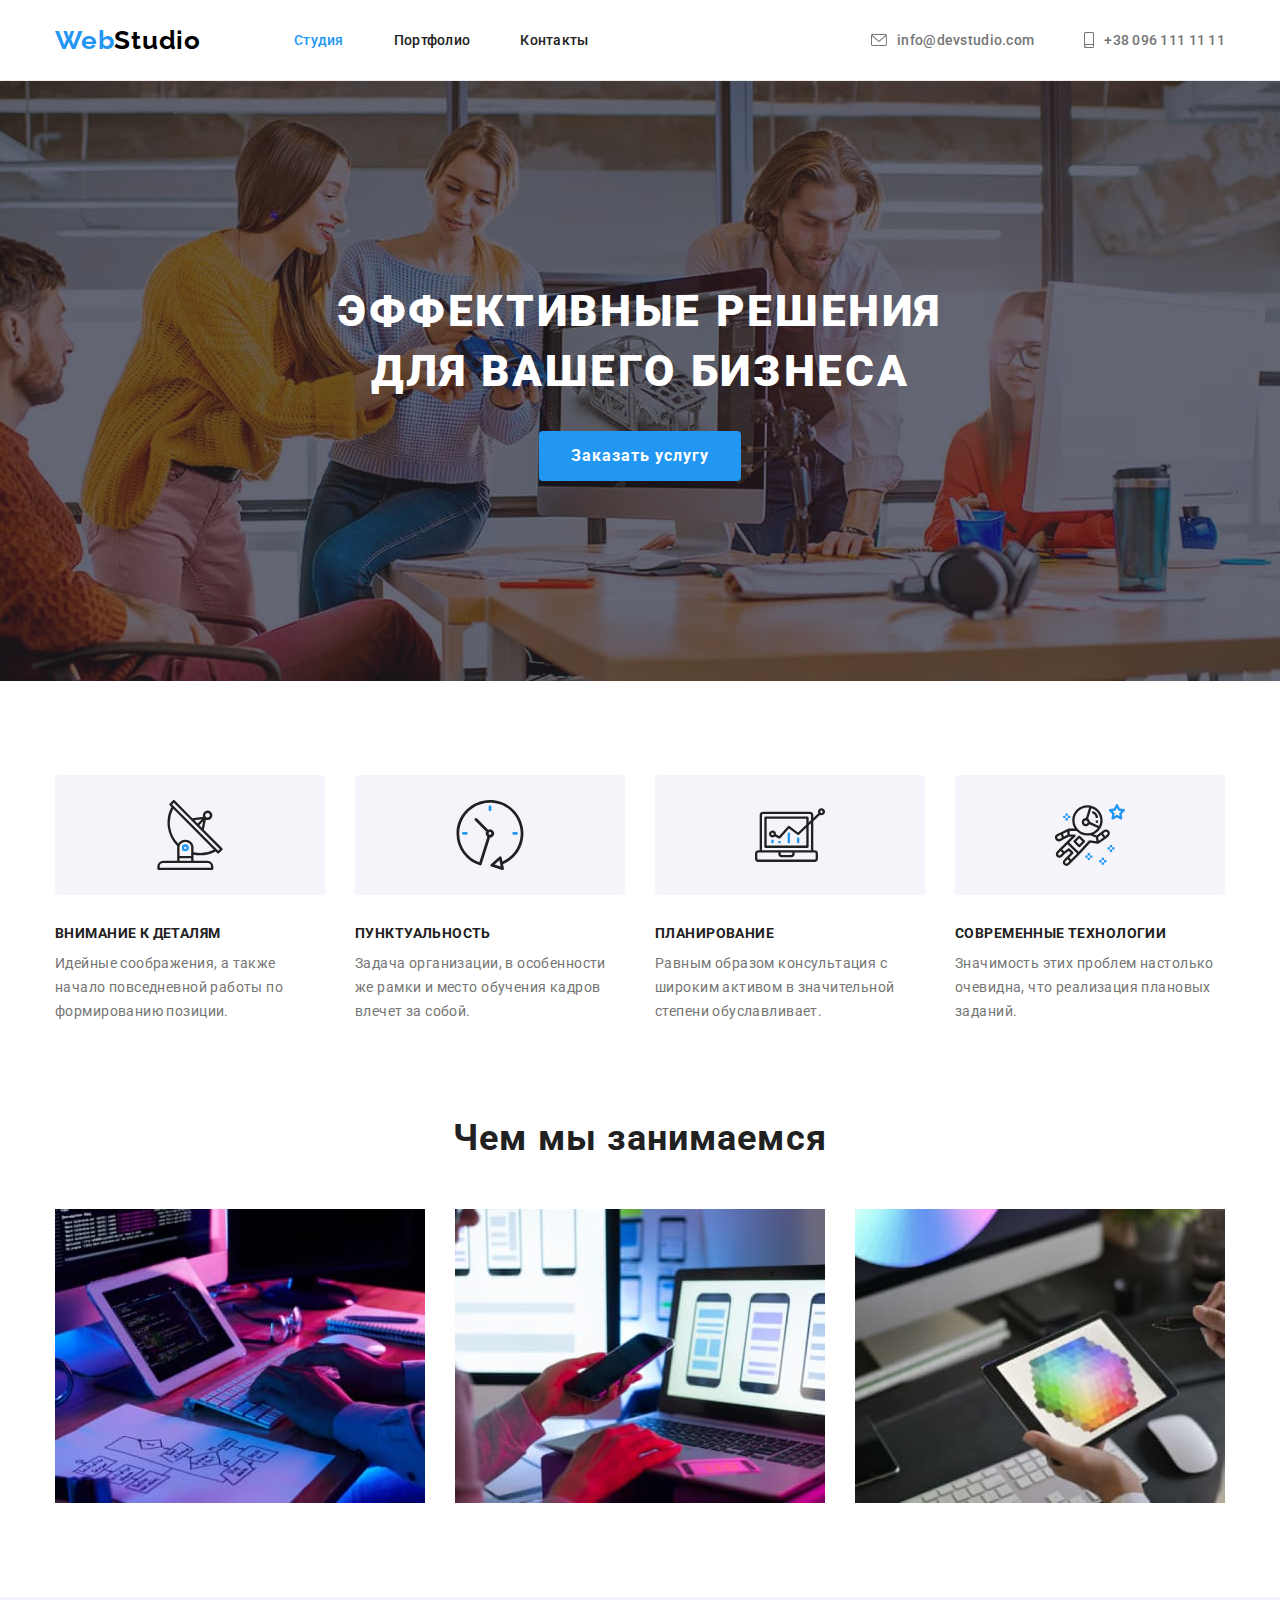
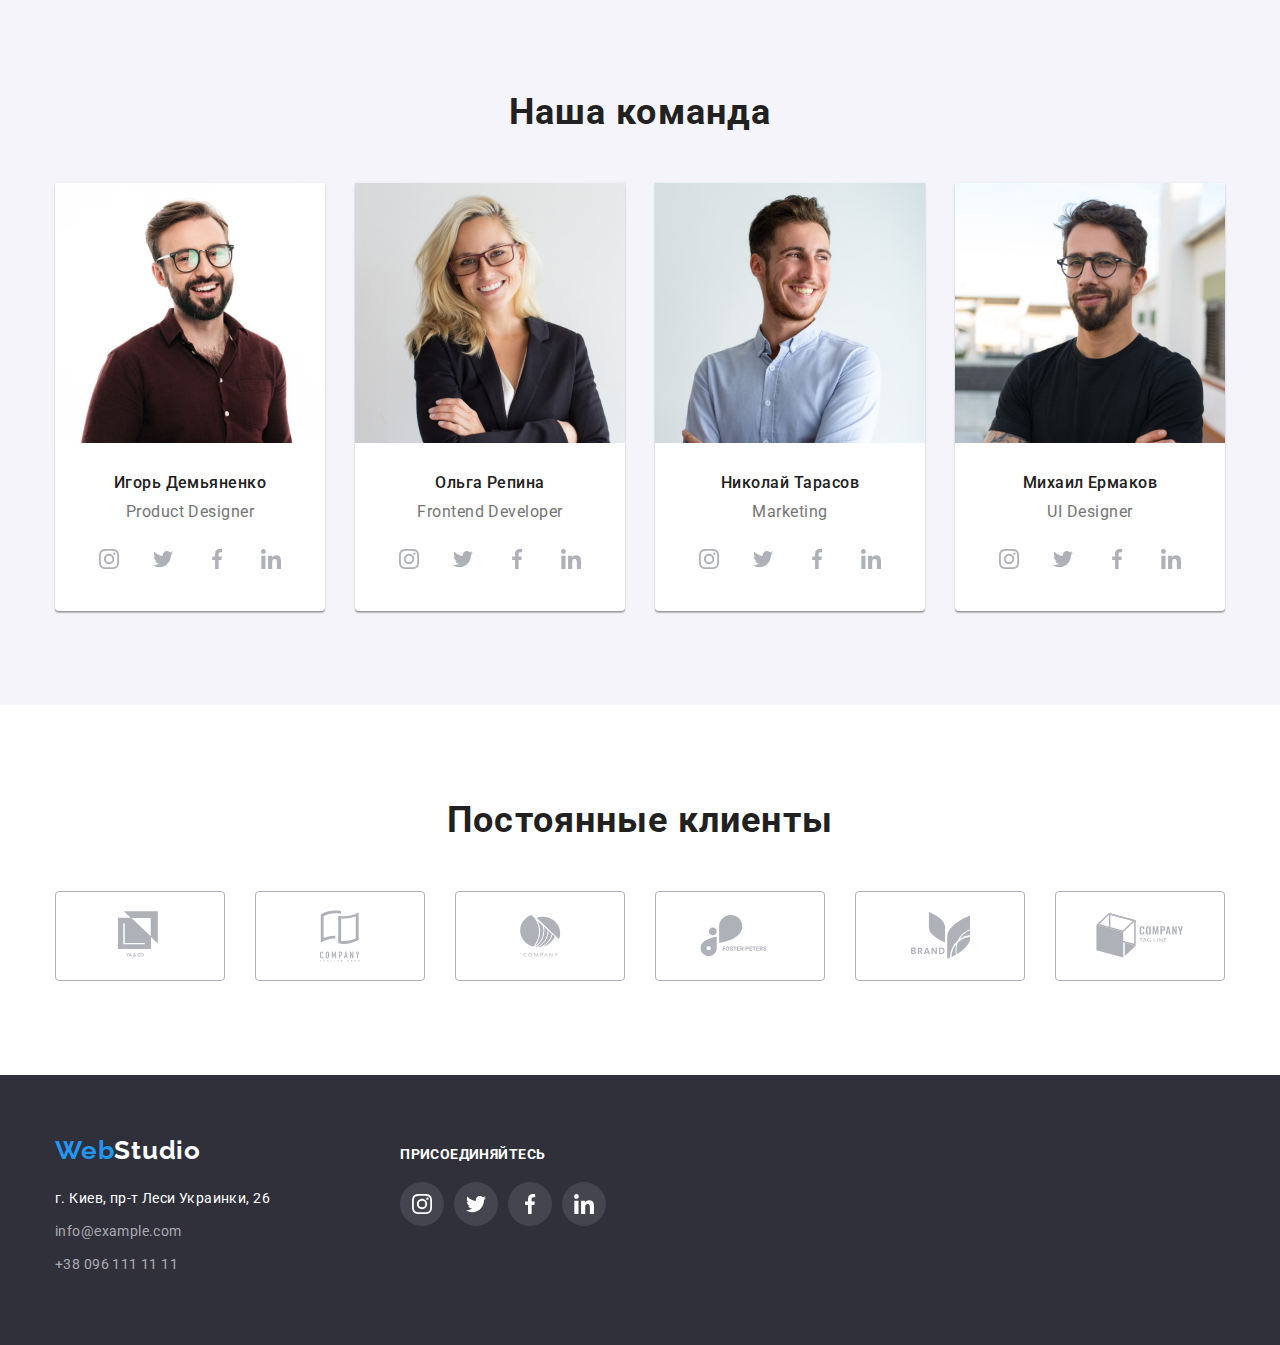
<file: index.html>
<!DOCTYPE html>
<html lang="ru">
<head>
    <meta charset="UTF-8">
    <meta name="viewport" content="width=device-width, initial-scale=1.0">
    <title>WebStudio</title>
    <link rel="stylesheet" href="https://cdnjs.cloudflare.com/ajax/libs/modern-normalize/1.0.0/modern-normalize.min.css">
    <link rel="stylesheet" href="./css/styles.css"/>
    <link href="https://fonts.googleapis.com/css2?family=Raleway:wght@700&family=Roboto:wght@400;500;700;900&display=swap" rel="stylesheet">
</head>
<body>
    <!-- Шапка -->
    <header class="border">
        <nav class="container heder-nav">
            <a class="logo-header" href="./index.html"><span class="logo">Web</span>Studio</a>
            <ul class="site-nav list">
                <li class="item">
                    <a class="link current" href="">Студия</a>
                </li>
                <li class="item">
                    <a class="link" href="./portfolio.html">Портфолио</a>
                </li>
                <li class="item">
                    <a class="link" href="">Контакты</a>
                </li>
            </ul>
            <ul class="contacts-nav list">
                <li class="item">
                    <a class="header-contacts connect-icon" href="mailto:info@devstudio.com">
                        <svg class="envelope connect-icon">
                            <use href="./images/sprite.svg#envelope"></use>
                        </svg>
                        info@devstudio.com
                    </a>
                </li>
                <li class="item item-contacts">
                    <a class="header-contacts connect-icon" href="tel:380961111111">
                        <svg class="smartphone connect-icon">
                            <use href="./images/sprite.svg#smartphone"></use>
                        </svg>
                        +38 096 111 11 11</a>
                </li>
            </ul>
        </nav>
    </header>

    <main>
        <!-- добавить банер -->
        <section class="banner">
            <div class="container">
                <h1 class="banner-headline ">Эффективные решения <br> для вашего бизнеса</h1>
                <a href="" class="button">Заказать услугу</a>
            </div>
        </section>
        
        <!-- hide h2 -->
        <section class="section-features">
            <div class="container">
                <h2 class="hidden">Особенности</h2>
                <ul class="features list ">
                    <li class="features-item">
                        <div class="icon-box">
                            <svg class="features-icon">
                                <use href="./images/sprite.svg#antenna"></use>
                            </svg>
                        </div>
                        <h3 class="features-title">Внимание к деталям</h3>
                        <p class="features-text">Идейные соображения, а также начало повседневной работы по формированию позиции.</p>
                    </li>
                    <li class="features-item">
                        <div class="icon-box">
                            <svg class="features-icon">
                                <use href="./images/sprite.svg#clock"></use>
                            </svg>
                        </div>
                        <h3 class="features-title">Пунктуальность</h3>
                        <p class="features-text">Задача организации, в особенности же рамки и место обучения кадров влечет за собой.</p>
                    </li>
                    <li class="features-item">
                        <div class="icon-box">
                            <svg class="features-icon">
                                <use href="./images/sprite.svg#diagram"></use>
                            </svg>
                        </div>
                        <h3 class="features-title">Планирование</h3>
                        <p class="features-text">Равным образом консультация с широким активом в значительной степени обуславливает.</p>
                    </li>
                    <li class="features-item">
                        <div class="icon-box">
                            <svg class="features-icon">
                                <use href="./images/sprite.svg#astronaut"></use>
                            </svg>
                        </div>
                        <h3 class="features-title">Современные технологии</h3>
                        <p class="features-text">Значимость этих проблем настолько очевидна, что реализация плановых заданий.</p>
                    </li>
                </ul>
            </div>
        </section>

        <!-- what we do -->
        <section class="section-spec">
            <div class="container">
                <h2 class="section-heading">Чем мы занимаемся</h2>
                <ul class="main-activity list">
                    <li class="activity-item">
                        <img src="./images/workplace.jpg" width="370" alt="Рабочее место">
                    </li>
                    <li class="activity-item">
                        <img src="./images/devices.jpg" width="370" alt="Девайсы">
                    </li>
                    <li class="activity-item">
                        <img src="./images/graphics.jpg" width="370" alt="Работа с графикой">
                    </li>
                </ul>
            </div>
        </section>

        <!-- team -->
        <section class="section-team">
            <div class="container">
                <h2 class="section-heading">Наша команда</h2>
                <ul class="team list">
                    <li class="bg-card team-card">
                        <img src="./images/ihor.jpg" width="270" alt="Игорь Демьяненко"  class="team-photo">
                        <h3 class="team-title">Игорь Демьяненко</h3>
                        <p class="position-text">Product Designer</p>
                        <ul class="list social-icon-list">
                            <li class="item social-icon-item">
                                <a class="link social-icon-link team-icon" href="https://www.instagram.com/" aria-label="ссылка Инстаграм">
                                    <svg class="social-icon team-icon">
                                        <use href="./images/sprite.svg#instagram"></use>
                                    </svg>
                                </a>
                            </li>
                            <li class="item social-icon-item">
                                <a class="link social-icon-link team-icon" href="https://twitter.com/" aria-label="ссылка Твиттер">
                                    <svg class="social-icon team-icon">
                                        <use href="./images/sprite.svg#twitter"></use>
                                    </svg>
                                </a>
                            </li>
                            <li class="item social-icon-item">
                                <a class="link social-icon-link team-icon" href="https://facebook.com/" aria-label="ссылка Фейсбук">
                                    <svg class="social-icon team-icon">
                                        <use href="./images/sprite.svg#facebook"></use>
                                    </svg>
                                </a>
                            </li>
                            <li class="item social-icon-item">
                                <a class="link social-icon-link team-icon" href="https://www.linkedin.com/" aria-label="ссылка Линкедин">
                                    <svg class="social-icon team-icon">
                                        <use href="./images/sprite.svg#linkedin"></use>
                                    </svg>
                                </a>
                            </li>
                        </ul>
                    </li>
                    <li class="bg-card team-card">
                        <img src="./images/olga.jpg" width="270" alt="Ольга Репина" class="team-photo">
                        <h3 class="team-title">Ольга Репина</h3>
                        <p class="position-text">Frontend Developer</p>
                        <ul class="list social-icon-list">
                            <li class="item social-icon-item">
                                <a class="link social-icon-link team-icon" href="https://www.instagram.com/" aria-label="ссылка Инстаграм">
                                    <svg class="social-icon team-icon">
                                        <use href="./images/sprite.svg#instagram"></use>
                                    </svg>
                                </a>
                            </li>
                            <li class="item social-icon-item">
                                <a class="link social-icon-link team-icon" href="https://twitter.com/" aria-label="ссылка Твиттер">
                                    <svg class="social-icon team-icon">
                                        <use href="./images/sprite.svg#twitter"></use>
                                    </svg>
                                </a>
                            </li>
                            <li class="item social-icon-item">
                                <a class="link social-icon-link team-icon" href="https://facebook.com/" aria-label="ссылка Фейсбук">
                                    <svg class="social-icon team-icon">
                                        <use href="./images/sprite.svg#facebook"></use>
                                    </svg>
                                </a>
                            </li>
                            <li class="item social-icon-item">
                                <a class="link social-icon-link team-icon" href="https://www.linkedin.com/" aria-label="ссылка Линкедин">
                                    <svg class="social-icon team-icon">
                                        <use href="./images/sprite.svg#linkedin"></use>
                                    </svg>
                                </a>
                            </li>
                        </ul>
                    </li>
                    <li class="bg-card team-card">
                        <img src="./images/nikola.jpg" width="270" alt="Николай Тарасов" class="team-photo">
                        <h3 class="team-title">Николай Тарасов</h3>
                        <p class="position-text">Marketing</p>
                        <ul class="list social-icon-list">
                            <li class="item social-icon-item">
                                <a class="link social-icon-link team-icon" href="https://www.instagram.com/" aria-label="ссылка Инстаграм">
                                    <svg class="social-icon team-icon">
                                        <use href="./images/sprite.svg#instagram"></use>
                                    </svg>
                                </a>
                            </li>
                            <li class="item social-icon-item">
                                <a class="link social-icon-link team-icon" href="https://twitter.com/" aria-label="ссылка Твиттер">
                                    <svg class="social-icon team-icon">
                                        <use href="./images/sprite.svg#twitter"></use>
                                    </svg>
                                </a>
                            </li>
                            <li class="item social-icon-item">
                                <a class="link social-icon-link team-icon" href="https://facebook.com/" aria-label="ссылка Фейсбук">
                                    <svg class="social-icon team-icon">
                                        <use href="./images/sprite.svg#facebook"></use>
                                    </svg>
                                </a>
                            </li>
                            <li class="item social-icon-item">
                                <a class="link social-icon-link team-icon" href="https://www.linkedin.com/" aria-label="ссылка Линкедин">
                                    <svg class="social-icon team-icon">
                                        <use href="./images/sprite.svg#linkedin"></use>
                                    </svg>
                                </a>
                            </li>
                        </ul>
                    </li>
                    <li class="bg-card team-card">
                        <img src="./images/mihail.jpg" width="270" alt="Михаил Ермаков" class="team-photo">
                        <h3 class="team-title">Михаил Ермаков</h3>
                        <p class="position-text">UI Designer</p>
                        <ul class="list social-icon-list">
                            <li class="item social-icon-item">
                                <a class="link social-icon-link team-icon" href="https://www.instagram.com/" aria-label="ссылка Инстаграм">
                                    <svg class="social-icon team-icon">
                                        <use href="./images/sprite.svg#instagram"></use>
                                    </svg>
                                </a>
                            </li>
                            <li class="item social-icon-item">
                                <a class="link social-icon-link team-icon" href="https://twitter.com/" aria-label="ссылка Твиттер">
                                    <svg class="social-icon team-icon">
                                        <use href="./images/sprite.svg#twitter"></use>
                                    </svg>
                                </a>
                            </li>
                            <li class="item social-icon-item">
                                <a class="link social-icon-link team-icon" href="https://facebook.com/" aria-label="ссылка Фейсбук">
                                    <svg class="social-icon team-icon">
                                        <use href="./images/sprite.svg#facebook"></use>
                                    </svg>
                                </a>
                            </li>
                            <li class="item social-icon-item">
                                <a class="link social-icon-link team-icon" href="https://www.linkedin.com/" aria-label="ссылка Линкедин">
                                    <svg class="social-icon team-icon">
                                        <use href="./images/sprite.svg#linkedin"></use>
                                    </svg>
                                </a>
                            </li>
                        </ul>
                    </li>
                </ul>
            </div>
        </section>

        <!-- clients -->
        <section class="section-clients">
            <h2 class="section-heading">Постоянные клиенты</h2>
            <div class="container">
                <ul class="list client-list">
                    <li class="company-item">
                        <a class="company-link client-icon" href="" aria-label="Company1">
                            <svg class="client1 client-icon ">
                                <use href="./images/sprite.svg#company1"></use>
                            </svg>
                        </a>
                    </li>
                    <li class="company-item">
                        <a class="company-link client-icon" href="" aria-label="Company2">
                            <svg class="client-icon client2">
                                <use href="./images/sprite.svg#company2"></use>
                            </svg>
                        </a>
                    </li>
                    <li class="company-item">
                        <a class="company-link client-icon" href="" aria-label="Company3">
                            <svg class="client-icon client3">
                                <use href="./images/sprite.svg#company3"></use>
                            </svg>
                        </a>
                    </li>
                    <li class="company-item">
                        <a class="company-link client-icon" href="" aria-label="Company4">
                            <svg class="client-icon client4">
                                <use href="./images/sprite.svg#company4"></use>
                            </svg>
                        </a>
                    </li>
                    <li class="company-item">
                        <a class="company-link client-icon" href="" aria-label="Company5">
                            <svg class="client-icon client5">
                                <use href="./images/sprite.svg#company5"></use>
                            </svg>
                        </a>
                    </li>
                    <li class="company-item">
                        <a class="company-link client-icon" href="" aria-label="Company6">
                            <svg class="client-icon client6">
                                <use href="./images/sprite.svg#company6"></use>
                            </svg>
                        </a>
                    </li>
                </ul>
            </div>
        </section>
    </main>

    <!-- footer -->
    <footer class="accent">
        <div class="container">
            <div class="footer block">
                <a href="" class="logo-footer"><span class="logo">Web</span>Studio</a>
                <address>
                    <p class="address-text">г. Киев, пр-т Леси Украинки, 26</p>
                    <a href="mailto:info@example.com" class="footer-contacts">info@example.com</a><br>
                    <a href="tel:380961111111" class="footer-contacts">+38 096 111 11 11</a>
                </address>
            </div>
            <div class="footer block">
                <h3 class="social">присоединяйтесь</h3>
                <ul class="list social-icon-list">
                    <li class="item social-icon-item">
                        <a class="link social-icon-link footer-icon" href="https://www.instagram.com/" aria-label="ссылка Инстаграм">
                            <svg class="social-icon">
                                <use href="./images/sprite.svg#instagram"></use>
                            </svg>
                        </a>
                    </li>
                    <li class="item social-icon-item">
                        <a class="link social-icon-link footer-icon" href="https://twitter.com/" aria-label="ссылка Твиттер">
                            <svg class="social-icon">
                                <use href="./images/sprite.svg#twitter"></use>
                            </svg>
                        </a>
                    </li>
                    <li class="item social-icon-item">
                        <a class="link social-icon-link footer-icon" href="https://facebook.com/" aria-label="ссылка Фейсбук">
                            <svg class="social-icon">
                                <use href="./images/sprite.svg#facebook"></use>
                            </svg>
                        </a>
                    </li>
                    <li class="item social-icon-item">
                        <a class="link social-icon-link footer-icon" href="https://www.linkedin.com/" aria-label="ссылка Линкедин">
                            <svg class="social-icon">
                                <use href="./images/sprite.svg#linkedin"></use>
                            </svg>
                        </a>
                    </li>
                </ul>
            </div>
        </div>
    </footer>
    
</body>
</html>
</file>
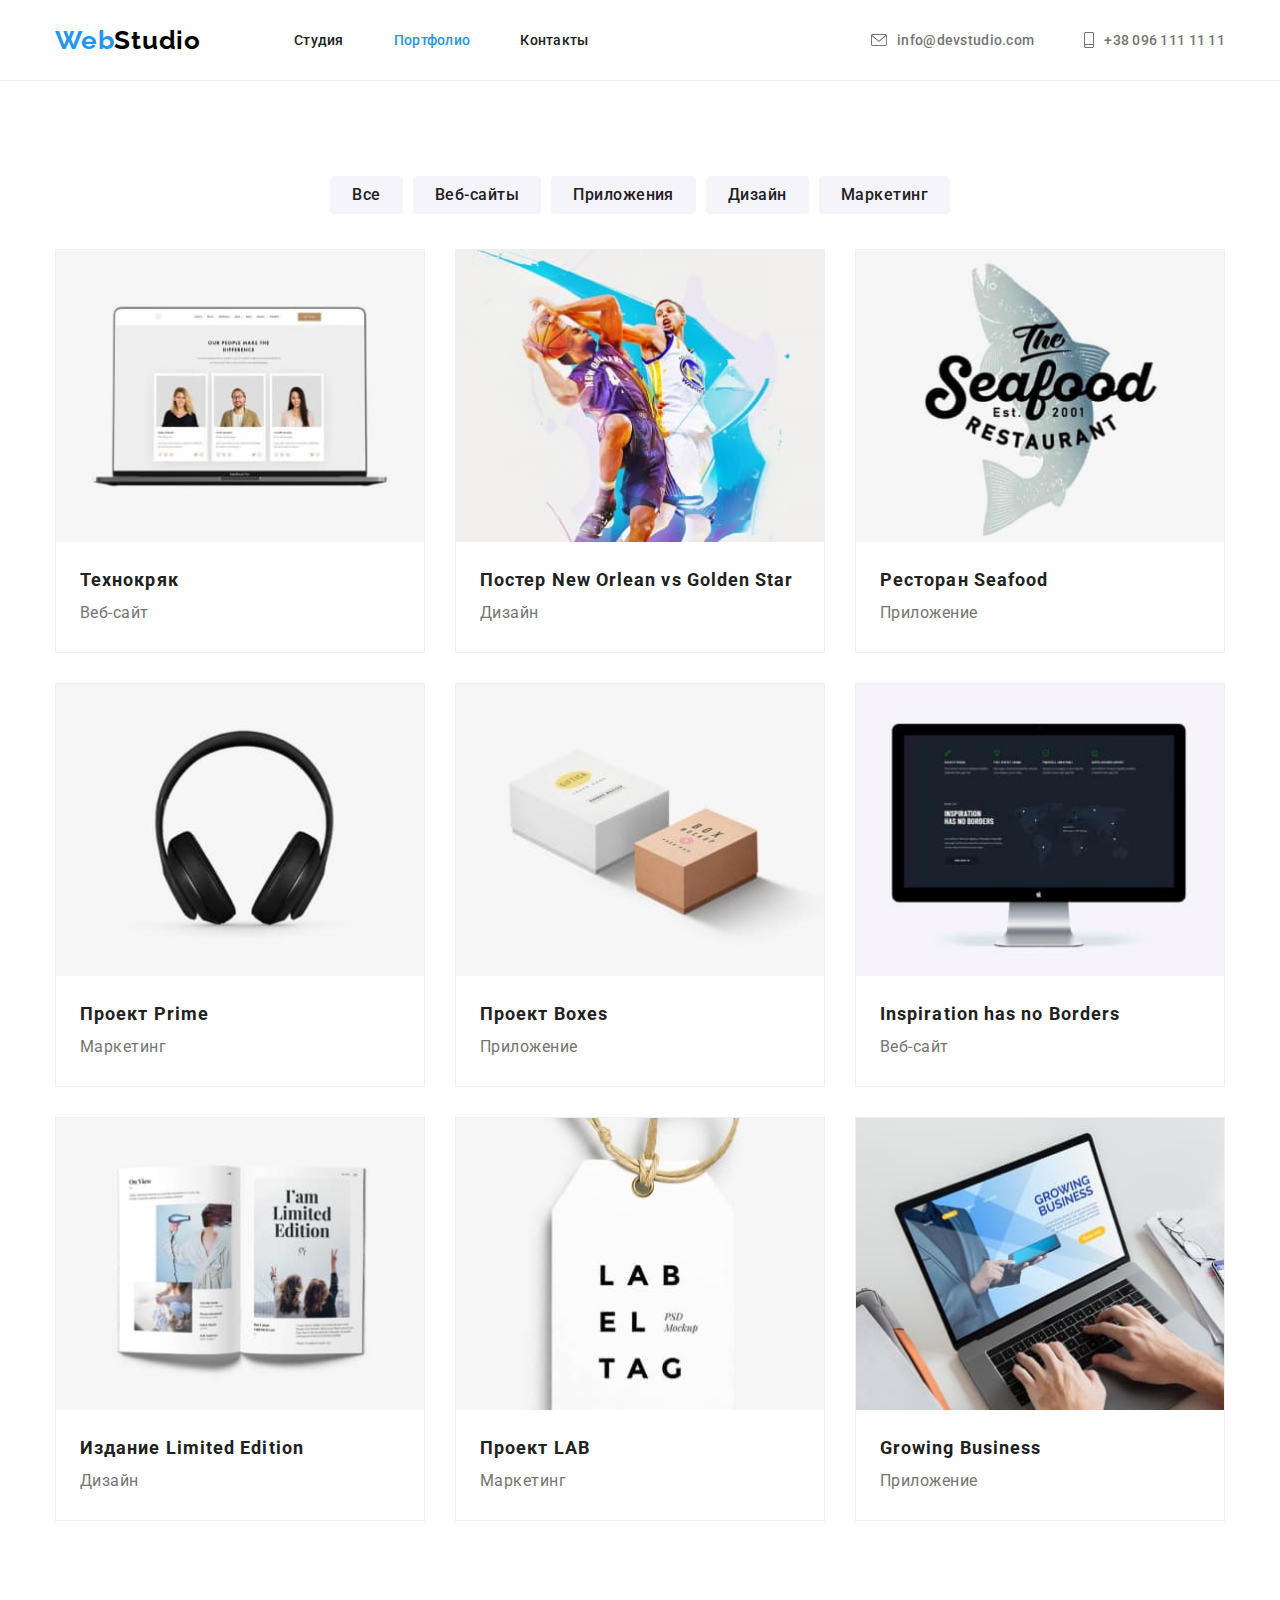
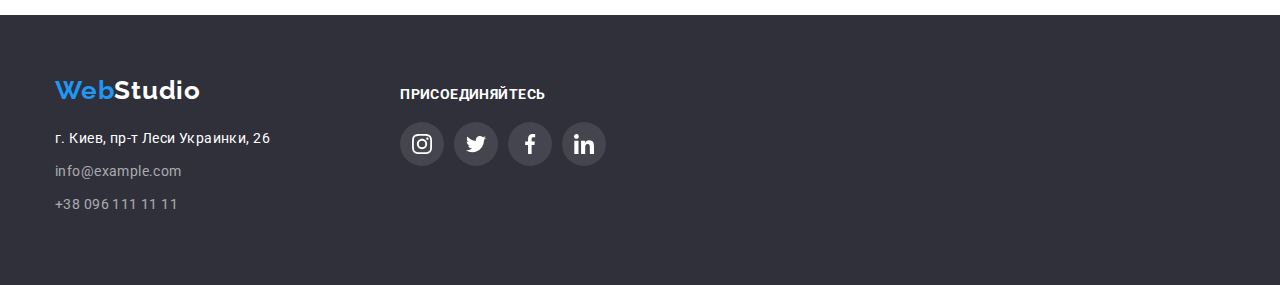
<file: portfolio.html>
<!DOCTYPE html>
<html lang="ru">
<head>
    <meta charset="UTF-8">
    <meta name="viewport" content="width=device-width, initial-scale=1.0">
    <title>WebStudio</title>
    <link rel="stylesheet" href="https://cdnjs.cloudflare.com/ajax/libs/modern-normalize/1.0.0/modern-normalize.min.css">
    <link rel="stylesheet" href="./css/styles.css"/>
    <link href="https://fonts.googleapis.com/css2?family=Raleway:wght@700&family=Roboto:wght@400;500;700;900&display=swap" rel="stylesheet">
</head>
<body>
    <!-- Шапка -->
    <header class="border">
        <nav class="container heder-nav">
            <a href="./index.html" class="logo-header"><span class="logo">Web</span>Studio</a>
            <ul class="site-nav list">
                <li class="item">
                    <a href="./index.html" class="link">Студия</a>
                </li>
                <li class="item">
                    <a href="" class="link current">Портфолио</a>
                </li>
                <li class="item">
                    <a href="" class="link">Контакты</a>
                </li>
            </ul>
            <ul class="contacts-nav list">
                <li class="item">
                    <a class="header-contacts connect-icon" href="mailto:info@devstudio.com">
                        <svg class="envelope connect-icon">
                            <use href="./images/sprite.svg#envelope"></use>
                        </svg>
                        info@devstudio.com
                    </a>
                </li>
                <li class="item item-contacts">
                    <a class="header-contacts connect-icon" href="tel:380961111111">
                        <svg class="smartphone connect-icon">
                            <use href="./images/sprite.svg#smartphone"></use>
                        </svg>
                        +38 096 111 11 11</a>
                </li>
            </ul>
        </nav>
    </header>
    
    <main>
        <!-- Portfolio -->
        <section class="section">
            <div class="container">
                <h1 class="hidden">Portfolio</h1>
                <ul class="filters-button list">
                    <li class="button-item">
                        <button type="button" class="portfolio-button primary">Все</button>
                    </li>
                    <li class="button-item">
                        <button type="button" class="portfolio-button secondary">Веб-сайты</button>
                    </li>
                    <li class="button-item">
                        <button type="button" class="portfolio-button secondary">Приложения</button>
                    </li>
                    <li class="button-item">
                        <button type="button" class="portfolio-button secondary">Дизайн</button>
                    </li>
                    <li class="button-item">
                        <button type="button" class="portfolio-button secondary">Маркетинг</button>
                    </li>
                </ul>
                <ul class="projects list">
                    <li class="project-bg project-item">
                        <a href="" class="link-list">
                            <div>
                                <img class="poster" src="./images/technokryak.jpg" width="370" alt="Ноутбук с открытой страницей магазина">
                            </div>
                            <div class="indent">
                                <h3 class="project-title">Технокряк</h3>
                                <p class="product-text">Веб-сайт</p>
                            </div>
                        </a>
                    </li>
                    <li class="project-bg project-item">
                        <a href="" class="link-list">
                            <div>
                                <img class="poster" src="./images/poster.jpg" width="370" alt="Постер с двумя баскетболистами">
                            </div>
                            <div class="indent">
                                <h3 class="project-title">Постер New Orlean vs Golden Star</h3>
                                <p class="product-text">Дизайн</p>
                            </div>
                        </a>
                    </li>
                    <li class="project-bg project-item">
                        <a href="" class="link-list">
                            <div>
                                <img class="poster" src="./images/restourant.jpg" width="370" alt="Вывеска с названием ресторана">
                            </div>
                            <div class="indent">
                                <h3 class="project-title">Ресторан Seafood</h3>
                                <p class="product-text">Приложение</p>
                            </div>
                        </a>
                    </li>
                    <li class="project-bg project-item">
                        <a href="" class="link-list">
                            <div>
                                <img class="poster" src="./images/prime.jpg" width="370" alt="Наушники">
                            </div>
                            <div class="indent">
                                <h3 class="project-title">Проект Prime</h3>
                                <p class="product-text">Маркетинг</p>    
                            </div>
                        </a>
                    </li>
                    <li class="project-bg project-item">
                        <a href="" class="link-list">
                            <div>
                                <img class="poster" src="./images/boxes.jpg" width="370" alt="Две маленькие коробки">
                            </div>
                            <div class="indent">
                                <h3 class="project-title">Проект Boxes</h3>
                                <p class="product-text">Приложение</p>
                            </div>
                        </a>
                    </li>
                    <li class="project-bg project-item">
                        <a href="" class="link-list">
                            <div>
                                <img class="poster" src="./images/computer.jpg" width="370" alt="Настольный компьютер">
                            </div>
                            <div class="indent">
                                <h3 class="project-title">Inspiration has no Borders</h3>
                                <p class="product-text">Веб-сайт</p>
                            </div>
                        </a>
                    </li>
                    <li class="project-bg project-item">
                        <a href="" class="link-list">
                            <div>
                                <img class="poster" src="./images/magazine.jpg" width="370" alt="Раскрытый журнал">
                            </div>
                            <div class="indent">
                                <h3 class="project-title">Издание Limited Edition</h3>
                                <p class="product-text">Дизайн</p>
                            </div>
                        </a>
                    </li>
                    <li class="project-bg project-item">
                        <a href="" class="link-list">
                            <div>
                                <img class="poster" src="./images/lab.jpg" width="370" alt="Этикетка">
                            </div>
                            <div class="indent">
                                <h3 class="project-title">Проект LAB</h3>
                                <p class="product-text">Маркетинг</p>
                            </div>
                        </a>
                    </li>
                    <li class="project-bg project-item">
                        <a href="" class="link-list">
                            <div>
                                <img class="poster" src="./images/laptop.jpg" width="370" alt="Ноутбук с открытым приложением">
                            </div>
                            <div class="indent">
                                <h3 class="project-title">Growing Business</h3>
                                <p class="product-text">Приложение</p>
                            </div>
                        </a>
                    </li>
                </ul>
            </div>
        </section>
    </main>

    <!-- footer -->
    <footer class="accent">
        <div class="container">
            <div class="footer block">
                <a href="" class="logo-footer"><span class="logo">Web</span>Studio</a>
                <address>
                    <p class="address-text">г. Киев, пр-т Леси Украинки, 26</p>
                    <a href="mailto:info@example.com" class="footer-contacts">info@example.com</a><br>
                    <a href="tel:380961111111" class="footer-contacts">+38 096 111 11 11</a>
                </address>
            </div>
            <div class="footer block">
                <h3 class="social">присоединяйтесь</h3>
                <ul class="list social-icon-list">
                    <li class="item social-icon-item">
                        <a class="link social-icon-link footer-icon" href="https://www.instagram.com/" aria-label="ссылка Инстаграм">
                            <svg class="social-icon">
                                <use href="./images/sprite.svg#instagram"></use>
                            </svg>
                        </a>
                    </li>
                    <li class="item social-icon-item">
                        <a class="link social-icon-link footer-icon" href="https://twitter.com/" aria-label="ссылка Твиттер">
                            <svg class="social-icon">
                                <use href="./images/sprite.svg#twitter"></use>
                            </svg>
                        </a>
                    </li>
                    <li class="item social-icon-item">
                        <a class="link social-icon-link footer-icon" href="https://facebook.com/" aria-label="ссылка Фейсбук">
                            <svg class="social-icon">
                                <use href="./images/sprite.svg#facebook"></use>
                            </svg>
                        </a>
                    </li>
                    <li class="item social-icon-item">
                        <a class="link social-icon-link footer-icon" href="https://www.linkedin.com/" aria-label="ссылка Линкедин">
                            <svg class="social-icon">
                                <use href="./images/sprite.svg#linkedin"></use>
                            </svg>
                        </a>
                    </li>
                </ul>
            </div>
        </div>
    </footer>
        
    </body>
    </html>
</file>
<file: css/styles.css>
:root {
    --primary-text-color: #212121;
    --secondary-text-color: #757575;
    --title-text-color: #FFFFFF;
    --accent-color: #2196F3;
    --logo-header-color: #000000;
    --footer-contact-color: rgba(255, 255, 255, 0.6);
    --button-bg-color: #F5F4FA;
    --main-background-color: #FFFFFF;
    --secondary-background-color: #2F303A;
    --additional-background-color: #F5F4FA;
    --baner-background-color: #C4C4C4;
}
html {
    box-sizing: border-box;
}
*,
*::before,
*::after {
    box-sizing: inherit;
}
body {
    background-color: var(--main-background-color);
}
img {
    display: block;
    max-width: 100%;
    height: auto;
}
.container {
    margin-left: auto;
    margin-right: auto;
    width: 1200px;
    padding-left: 15px;
    padding-right: 15px;
    /*outline: 1px solid tomato;*/
}
.list {
    padding: 0;
    margin: 0;
    list-style: none;
}

/* background-color */
.section-team {
    background-color: var(--additional-background-color);
}

/* logo */
.logo {
    color: var(--accent-color);
}
.logo-header,
.logo-footer {
    text-decoration: none;
    font-family: Raleway;
    font-style: normal;
    font-weight: bold;
    font-size: 26px;
    line-height: 31px;
    letter-spacing: 0.03em;
}
.logo-header {
    color: var(--logo-header-color);
}
.logo-footer {
    display: inline-block;
    margin-bottom: 20px;
    color: var(--title-text-color);
}

/* nav */
.border {
    border-bottom: 1px solid #ECECEC;
}
.heder-nav {
    display: flex;
    align-items: center;
}
.site-nav {
    display: flex;
    margin-left: 93px;
}
.site-nav .item:not(:last-child) {
    margin-right: 50px;
}

.site-nav .link.current {
    color: var(--accent-color);
}
.site-nav .link {
    display: block;
    padding-top: 32px;
    padding-bottom: 32px;
}

.contacts-nav {
    display: flex;
    align-items: center;
    margin-left: auto;
}
.contacts-nav .header-contacts {
    display: flex;
    align-items: center;
    padding-top: 32px;
    padding-bottom: 32px;
}
.contacts-nav .item + .item {
    margin-left: 50px;
}
.link {
    text-decoration: none;
    font-family: Roboto;
    font-style: normal;
    font-weight: 500;
    font-size: 14px;
    line-height: 16px;
    letter-spacing: 0.02em;

    color: var(--primary-text-color);
}
.link:hover,
.link:focus {
    color: var(--accent-color);
}
.header-contacts {
    text-decoration: none;
    font-family: Roboto;
    font-style: normal;
    font-weight: 500;
    font-size: 14px;
    line-height: 16px;
    letter-spacing: 0.02em;

    color: var(--secondary-text-color);
}
.header-contacts:hover,
.header-contacts:focus {
    color: var(--accent-color);
}
.header-contacts:hover .connect-icon,
.header-contacts:focus .connect-icon {
    fill: var(--accent-color);
}
.envelope {
    margin-right: 10px;
    width: 16px;
    height: 12px;
    fill: var(--secondary-text-color);
}
.smartphone {
    margin-right: 10px;
    width: 10px;
    height: 16px;
    fill: var(--secondary-text-color);
}

/* banner */
.banner {
    display: flex;
    flex-direction: column;
    justify-content: center;
    align-items: center;
    max-width: 1600px;
    min-height: 600px;
    margin-left: auto;
    margin-right: auto;
    margin-bottom: 94px;
    background-image: linear-gradient(
        rgba(47, 48, 58, 0.4),
        rgba(47, 48, 58, 0.4)
       ), 
       url(../images/baner.jpg);
   background-color: var(--baner-background-color);
   background-repeat: no-repeat;
   background-position: center;
   background-size: cover;
   text-align: center;
}
.banner-headline {
    margin-top: 0;
    margin-bottom: 30px;
    font-family: Roboto;
    font-style: normal;
    font-weight: 900;
    font-size: 44px;
    line-height: 60px;
    letter-spacing: 0.06em;
    text-transform: uppercase;

    color: var(--title-text-color);
}

/* button */
.button {
    display: inline-block;
    padding: 10px 32px;
    min-width: 200px;
    border-radius: 4px;
    border: none;
    text-decoration: none;
    font-family: Roboto;
    font-style: normal;
    font-weight: bold;
    font-size: 16px;
    line-height: 30px;
    letter-spacing: 0.06em;
    color: var(--title-text-color);
    background-color: var(--accent-color);
}

/* features */
.section-features {
    margin: 0;
}
.features {
    display: flex;
    flex-wrap: nowrap;
}
.features-item {
    width: calc((100% - 30px * 3) / 4);
    margin-right: 30px;
}
.icon-box {
    display: flex;
    justify-content: center;
    align-items: center;
    width: 270px;
    height: 120px;
    margin-bottom: 30px;
    background-color: var(--additional-background-color);
    border-radius: 4px;
}
.features-icon {
    width: 70px;
    height: 70px;
}
/* .features-item::before {
    display: block;
    content: "";
    height: 120px;
    margin-bottom: 30px;
    background-color: var(--additional-background-color);
    background-size: 70px;
    background-repeat: no-repeat;
    background-position: center;
}
.icon-antenna::before {
    background-image: url(../images/antenna.svg);
}
.icon-clock::before {
    background-image: url(../images/clock.svg);
}
.icon-diagram::before {
    background-image: url(../images/diagram.svg);
}
.icon-astronaut::before {
    background-image: url(../images/astronaut.svg);
}
.features-item:nth-child(4n) {
    margin-right: 0;
} */ 

.hidden {
    font-size: 0;
}
.features .features-title {
    margin-top: 0;
    margin-bottom: 10px;
    font-family: Roboto;
    font-style: normal;
    font-weight: bold;
    font-size: 14px;
    line-height: 16px;
    letter-spacing: 0.03em;
    text-transform: uppercase;
    color: var(--primary-text-color);
}
.features .features-text {
    margin-top: 0;
    margin-bottom: 0;
    font-family: Roboto;
    font-style: normal;
    font-weight: normal;
    font-size: 14px;
    line-height: 24px;
    letter-spacing: 0.03em;
    color: var(--secondary-text-color);
}

/* what we do */
.section-spec {
    padding-top: 94px;
}
.main-activity {
    display: flex;
    flex-wrap: wrap;
    margin-bottom: 94px;
}
.activity-item {
    width: calc((100% - 30px * 2) / 3);
    margin-right: 30px;
}
.activity-item:nth-child(3n) {
    margin-right: 0;
}
.section-heading {
    margin-top: 0;
    margin-bottom: 50px;
    font-family: Roboto;
    font-style: normal;
    font-weight: bold;
    font-size: 36px;
    line-height: 42px;
    text-align: center;
    letter-spacing: 0.03em;
    color: var(--primary-text-color);
}

/* team */
.section-team {
    padding-top: 94px;
    padding-bottom: 94px;
}
.team {
    display: flex;
    flex-wrap: wrap;
}
.team-card {
    width: calc((100% - 30px * 3) / 4);
    margin-right: 30px;
}
.team-card:nth-child(4n) {
    margin-right: 0;
}
.team-title {
    margin-top: 0;
    margin-bottom: 10px;
    font-family: Roboto;
    font-style: normal;
    font-weight: 500;
    font-size: 16px;
    line-height: 19px;
    text-align: center;
    letter-spacing: 0.03em;
    color: var(--primary-text-color);
}
.position-text {
    margin-top: 0;
    margin-bottom: 16px;
    font-family: Roboto;
    font-style: normal;
    font-weight: normal;
    font-size: 16px;
    line-height: 19px;
    text-align: center;
    letter-spacing: 0.03em;
    color: var(--secondary-text-color);
}
.bg-card {
    background-color: var(--main-background-color);
    width: 270px;
    height: 428px;
    box-shadow: 0px 1px 3px rgba(0, 0, 0, 0.12), 0px 1px 1px rgba(0, 0, 0, 0.14), 0px 2px 1px rgba(0, 0, 0, 0.2);
    border-radius: 0px 0px 4px 4px;
}
.team-photo {
    margin-bottom: 30px;
}

/* clients */
.section-clients {
    padding-top: 94px;
}
.client-list {
    display: flex;
    justify-content: center;
    align-items: center;
    margin-bottom: 94px;
}
.company-item {
    margin-right: 30px;
}
.company-item:last-child {
    margin-right: 0;
}
.company-link {
    display: inline-flex;
    justify-content: center;
    align-items: center;
    width: 170px;
    height: 90px;
    border: 1px solid #AFB1B8;
    box-sizing: border-box;
    border-radius: 4px;
    fill: #AFB1B8;
}
.company-link.client-icon:hover  {
    fill: var(--accent-color);
    border: 1px solid var(--accent-color);
}
.client1 {
    width: 44px;
    height: 49px;
}
.client2 {
    width: 40px;
    height: 52px;
}
.client3 {
    width: 41px;
    height: 42px;
}
.client4 {
    width: 80px;
    height: 42px;
}
.client5 {
    width: 59px;
    height: 47px;
}
.client6 {
    width: 88px;
    height: 45px;
}

/* footer*/
.accent {
    background-color: var(--secondary-background-color);
}
.footer {
    display: inline-flex;
    flex-wrap: wrap;
    /* width: calc((100% - 70px * 2) / 3); */
    padding-top: 60px;
    padding-bottom: 60px;
    max-width: 270px;
}
.block {
    margin-right: 70px;
}
.block:last-child {
    margin-right: 0;
}
.address-text {
    margin-top: 0;
    margin-bottom: 9px;
    font-family: Roboto;
    font-style: normal;
    font-weight: normal;
    font-size: 14px;
    line-height: 24px;
    letter-spacing: 0.03em;
    color: var(--title-text-color);
}
.footer-contacts {
    display: inline-block;
    margin-bottom: 9px;
    text-decoration: none;
    font-family: Roboto;
    font-style: normal;
    font-weight: normal;
    font-size: 14px;
    line-height: 24px;
    letter-spacing: 0.03em;
    color: var(--footer-contact-color);
}
.footer-contacts:last-child {
    padding-bottom: 0;
}
.footer-contacts:hover,
.footer-contacts:focus {
    color: var(--accent-color);
}
.social {
    margin-top: 0;
    margin-bottom: 20px;
    font-family: Roboto;
    font-style: normal;
    font-weight: bold;
    font-size: 14px;
    line-height: 16px;
    letter-spacing: 0.03em;
    text-transform: uppercase;
    color: var(--title-text-color);
}

/* icons */
.social-icon-list {
    display: flex;
    justify-content: center;
    align-items: center;
    /* margin-right: 32px;
    margin-left: 32px;
    margin-bottom: 30px; */

}
.social-icon-item:not(:last-child) {
    margin-right: 10px;
  }
.social-icon-link {
    display: flex;
    justify-content: center;
    align-items: center;
    width: 44px;
    height: 44px;
    border-radius: 50%;  
}
.team-icon {
    fill: #AFB1B8;;
}
.social-icon-link:hover .team-icon,
.social-icon-link:focus .team-icon {
    fill: var(--title-text-color);
}
.footer-icon {
    fill: var(--title-text-color);
    background-color: rgba(255, 255, 255, 0.1);
}
.social-icon {
    width: 20px;
    height: 20px;
}
.social-icon-link:hover,
.social-icon-link:focus {
    background-color: var(--accent-color);
}

/* portfolio-page */
.filters-button .button-item:not(:last-child) {
    margin-right: 8px;
}

.filters-button {
    display: flex;
    justify-content: center;
    margin-top: 94px;
    margin-bottom: 34px;
}
.filters-button .portfolio-button {
    display: inline-block;
    min-width: 73px;
    height: 38px;
    padding: 6px 22px;
    text-decoration: none;
    border-radius: 4px;
    border: none;
    margin: 1px;
    font-family: Roboto;
    font-style: normal;
    font-weight: 500;
    font-size: 16px;
    line-height: 26px;
    letter-spacing: 0.03em;
    cursor: pointer;
}
.portfolio-button /*.primary*/ {
    color: var(--title-text-color);
    background-color: var(--accent-color);
}
.portfolio-button /*.secondary*/ {
    color: var(--primary-text-color);
    background-color: var(--button-bg-color);
}
.projects {
    display: flex;
    flex-wrap: wrap;
    padding-bottom: 94px;
}
.project-item {
    width: calc((100% - 30px * 2) / 3);
    margin-right: 30px;
    margin-bottom: 30px;
}
.project-item:nth-child(3n) {
    margin-right: 0;
}
.project-item:nth-last-child(-n+3) {
    margin-bottom: 0;
}
.poster {
    display: block;
    /*margin-bottom: 20px;*/
}
.indent {
    padding-left: 24px;
    padding-right: 24px;
    padding-top: 20px;
    padding-bottom: 20px;
}
.project-bg {
    width: 370px;
    height: 404px;
    border: 1px solid #EEEEEE;
    background-color: var(--main-background-color);
}
.project-bg:hover,
.project-bg:focus {
    box-shadow: 0px 1px 1px rgba(0, 0, 0, 0.12), 
        0px 4px 4px rgba(0, 0, 0, 0.06), 
        1px 4px 6px rgba(0, 0, 0, 0.16);
}
.link-list {
    text-decoration: none;
}
.project-title {
    margin: 0;
    text-decoration: none;
    font-family: Roboto;
    font-style: normal;
    font-weight: bold;
    font-size: 18px;
    line-height: 36px;
    letter-spacing: 0.06em;
    color: var(--primary-text-color);
}
.product-text {
    margin: 0;
    text-decoration: none;
    font-family: Roboto;
    font-style: normal;
    font-weight: normal;
    font-size: 16px;
    line-height: 30px;
    letter-spacing: 0.03em;
    color: var(--secondary-text-color);
}
.portfolio-button:hover,
.portfolio-button:focus {
    color: var(--title-text-color);
    background-color: var(--accent-color);
}
</file>
